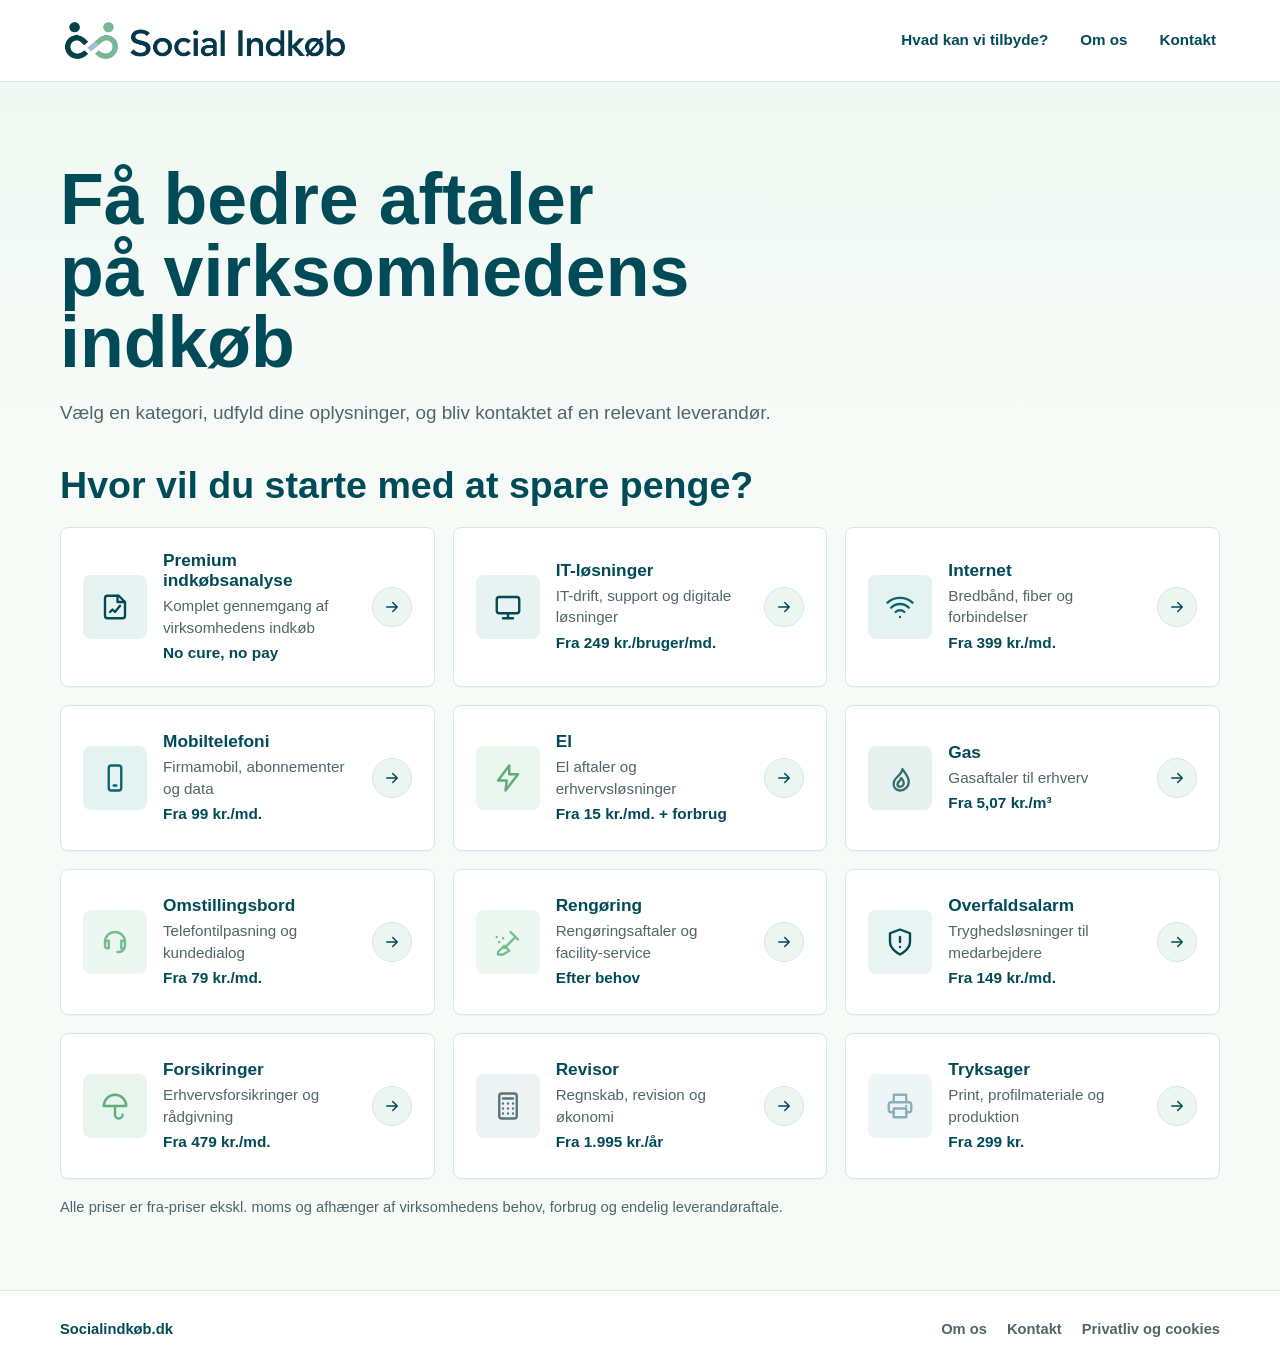
<file: index.html>
<!doctype html>
<html lang="da">
  <head>
    <meta charset="utf-8">
    <meta name="viewport" content="width=device-width, initial-scale=1">
    <title>Socialindkøb.dk</title>
    <meta
      name="description"
      content="Socialindkøb.dk forbinder sociale tilbud og aktører med relevante indkøbspartnere og fordelagtige aftaler."
    >
    <link rel="stylesheet" href="styles.css">
  </head>
  <body>
    <header class="site-header">
      <a class="brand" href="#top" aria-label="Socialindkøb.dk forside">
        <img
          src="assets/social-indkob-logo-clean.png"
          alt=""
          class="brand-logo"
          onerror="this.style.display = 'none';"
        >
      </a>
      <nav class="main-nav" aria-label="Hovednavigation">
        <a href="#tilbud">Hvad kan vi tilbyde?</a>
        <a href="om-os.html">Om os</a>
        <a href="kontakt.html">Kontakt</a>
      </nav>
    </header>

    <main id="top">
      <section class="hero" aria-labelledby="hero-title">
        <div class="hero-copy">
          <h1 id="hero-title">
            Få bedre aftaler
            <span>på virksomhedens indkøb</span>
          </h1>
          <p class="hero-subtitle">
            Vælg en kategori, udfyld dine oplysninger, og bliv kontaktet af en relevant
            leverandør.
          </p>
        </div>
      </section>

      <section class="category-section" id="tilbud" aria-labelledby="category-title">
        <div class="section-heading">
          <div>
            <h2 id="category-title">Hvor vil du starte med at spare penge?</h2>
          </div>
        </div>

        <div class="category-grid" id="categoryGrid"></div>
        <p class="price-note">
          Alle priser er fra-priser ekskl. moms og afhænger af virksomhedens behov,
          forbrug og endelig leverandøraftale.
        </p>
      </section>
    </main>

    <footer class="site-footer">
      <div class="footer-inner">
        <span class="footer-brand">Socialindkøb.dk</span>
        <nav class="footer-nav" aria-label="Footer navigation">
          <a href="om-os.html">Om os</a>
          <a href="kontakt.html">Kontakt</a>
          <a href="privatliv.html">Privatliv og cookies</a>
        </nav>
      </div>
    </footer>

    <dialog class="lead-dialog" id="leadDialog" aria-labelledby="dialogTitle">
      <form id="leadForm" method="dialog">
        <div class="dialog-top">
          <div>
            <p class="eyebrow">Forespørgsel</p>
            <h2 id="dialogTitle">Send kontaktoplysninger</h2>
          </div>
          <button class="icon-button" type="button" id="closeDialog" aria-label="Luk formular">
            <svg aria-hidden="true" viewBox="0 0 24 24">
              <path d="M18 6 6 18M6 6l12 12"></path>
            </svg>
          </button>
        </div>

        <input type="hidden" id="categoryInput" name="category">

        <label for="emailInput">
          Mail
          <input id="emailInput" name="email" type="email" autocomplete="email" required>
        </label>

        <label for="phoneInput">
          Telefon
          <input id="phoneInput" name="phone" type="tel" autocomplete="tel" required>
        </label>

        <label class="delivery-address-field" id="deliveryAddressField" for="deliveryAddressInput" hidden>
          Leveringsadresse(r)
          <textarea
            id="deliveryAddressInput"
            name="deliveryAddress"
            rows="4"
            placeholder="Skriv den eller de adresser, leveringen drejer sig om"
          ></textarea>
        </label>

        <label class="consent-field" for="privacyConsentInput">
          <input id="privacyConsentInput" name="privacyConsent" type="checkbox" required>
          <span>
            Jeg accepterer, at Socialindkøb.dk må sende mine oplysninger til den relevante
            indkøbspartner, så jeg kan blive kontaktet. Jeg har læst
            <a class="text-link" href="privatliv.html">privatlivs- og cookiepolitikken</a>.
          </span>
        </label>

        <p class="form-status" id="formStatus" role="status" aria-live="polite"></p>

        <div class="dialog-actions">
          <button class="secondary-button" type="button" id="cancelDialog">Annuller</button>
          <button class="primary-button" type="submit">Send forespørgsel</button>
        </div>
      </form>
    </dialog>

    <script src="script.js"></script>
  </body>
</html>
</file>
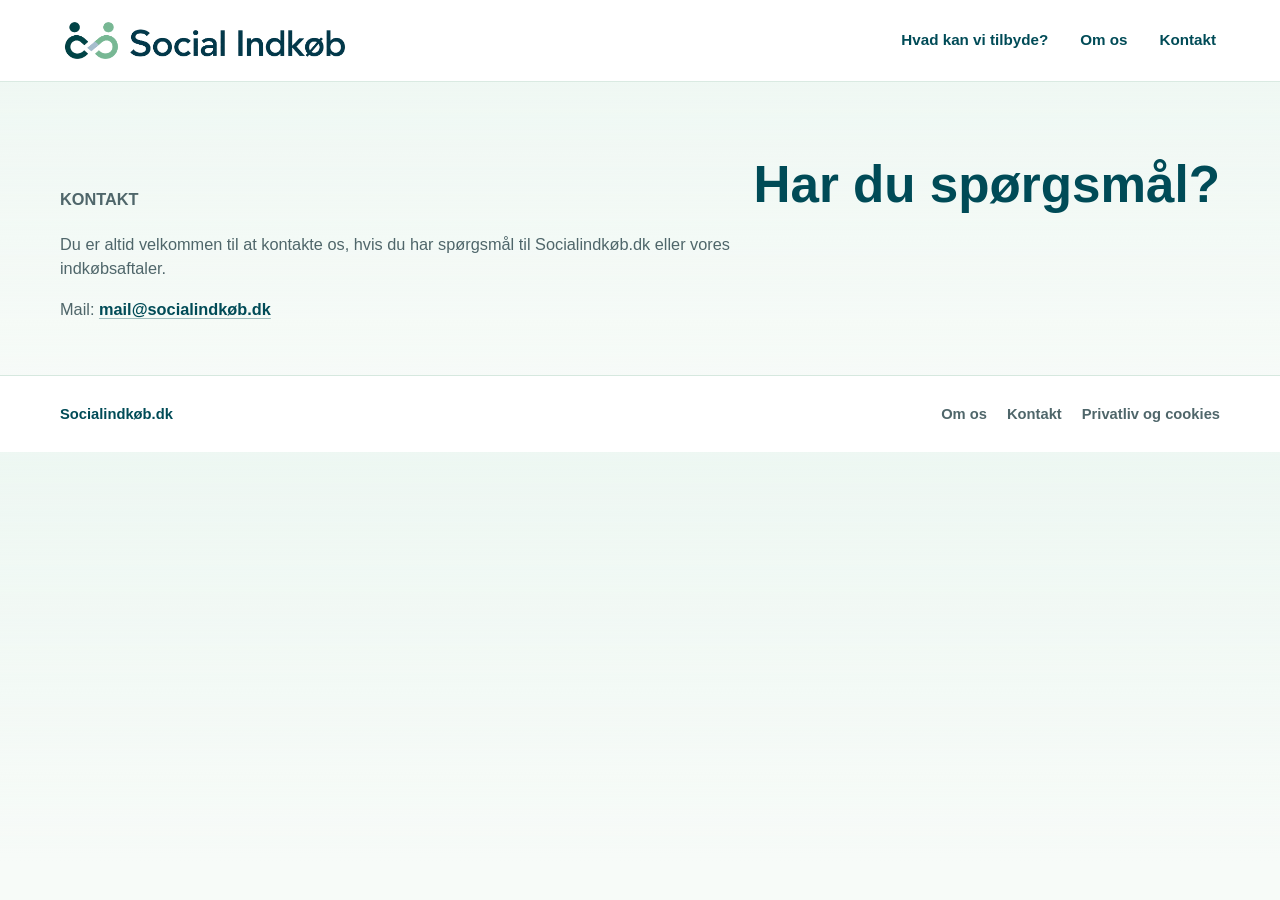
<file: kontakt.html>
<!doctype html>
<html lang="da">
  <head>
    <meta charset="utf-8">
    <meta name="viewport" content="width=device-width, initial-scale=1">
    <title>Kontakt | Socialindkøb.dk</title>
    <meta
      name="description"
      content="Kontakt Socialindkøb.dk om indkøbsaftaler og spørgsmål."
    >
    <link rel="stylesheet" href="styles.css">
  </head>
  <body>
    <header class="site-header">
      <a class="brand" href="index.html" aria-label="Socialindkøb.dk forside">
        <img
          src="assets/social-indkob-logo-clean.png"
          alt=""
          class="brand-logo"
          onerror="this.style.display = 'none';"
        >
      </a>
      <nav class="main-nav" aria-label="Hovednavigation">
        <a href="index.html#tilbud">Hvad kan vi tilbyde?</a>
        <a href="om-os.html">Om os</a>
        <a href="kontakt.html">Kontakt</a>
      </nav>
    </header>

    <main class="legal-main">
      <section class="content-section contact-section" aria-labelledby="contact-title">
        <div class="section-heading">
          <p class="eyebrow">Kontakt</p>
          <h1 id="contact-title">Har du spørgsmål?</h1>
        </div>
        <p>
          Du er altid velkommen til at kontakte os, hvis du har spørgsmål til
          Socialindkøb.dk eller vores indkøbsaftaler.
        </p>
        <p>
          Mail:
          <a class="text-link" href="mailto:mail@socialindkøb.dk">mail@socialindkøb.dk</a>
        </p>
      </section>
    </main>

    <footer class="site-footer">
      <div class="footer-inner">
        <span class="footer-brand">Socialindkøb.dk</span>
        <nav class="footer-nav" aria-label="Footer navigation">
          <a href="om-os.html">Om os</a>
          <a href="kontakt.html">Kontakt</a>
          <a href="privatliv.html">Privatliv og cookies</a>
        </nav>
      </div>
    </footer>
  </body>
</html>
</file>
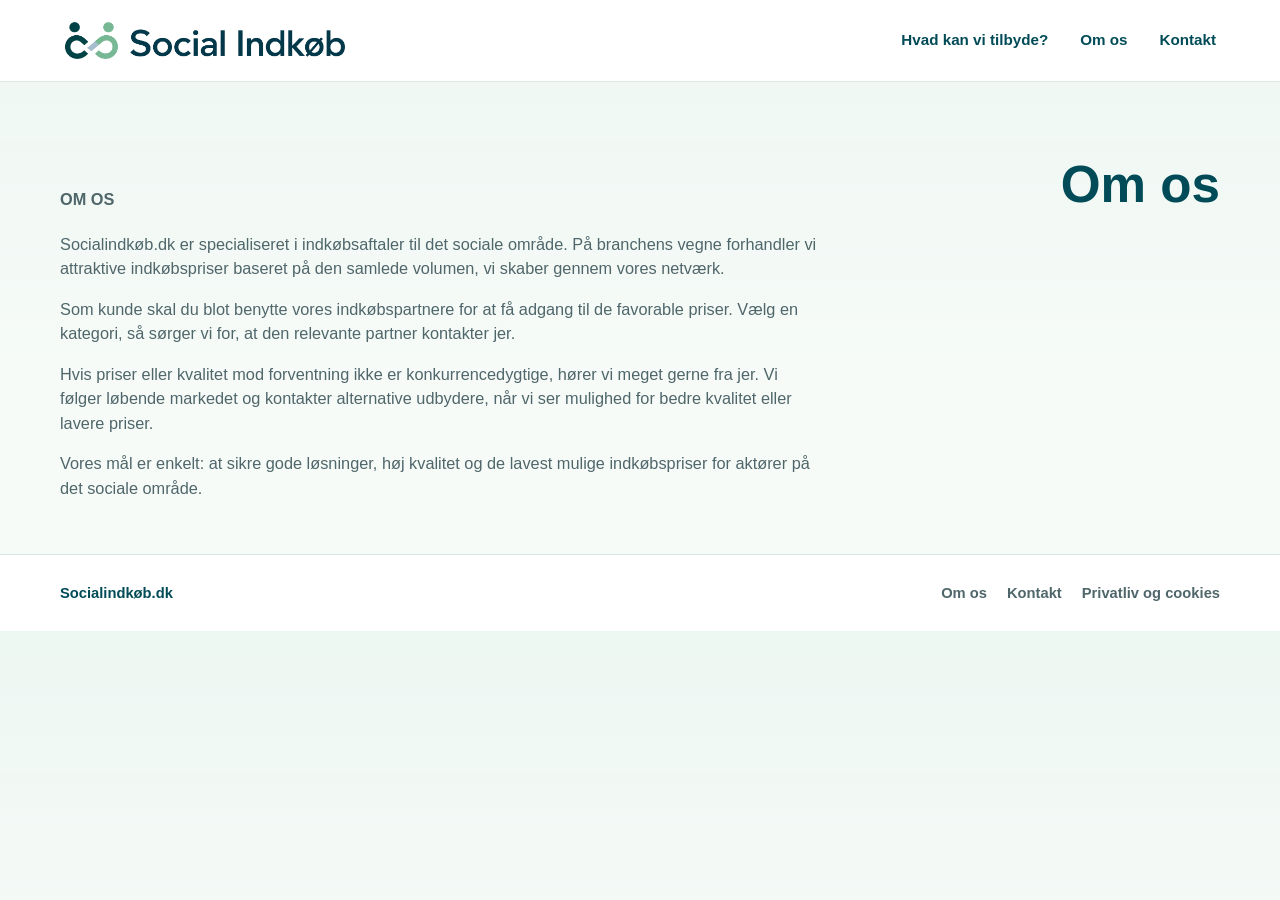
<file: om-os.html>
<!doctype html>
<html lang="da">
  <head>
    <meta charset="utf-8">
    <meta name="viewport" content="width=device-width, initial-scale=1">
    <title>Om os | Socialindkøb.dk</title>
    <meta
      name="description"
      content="Læs om Socialindkøb.dk og vores arbejde med indkøbsaftaler til det sociale område."
    >
    <link rel="stylesheet" href="styles.css">
  </head>
  <body>
    <header class="site-header">
      <a class="brand" href="index.html" aria-label="Socialindkøb.dk forside">
        <img
          src="assets/social-indkob-logo-clean.png"
          alt=""
          class="brand-logo"
          onerror="this.style.display = 'none';"
        >
      </a>
      <nav class="main-nav" aria-label="Hovednavigation">
        <a href="index.html#tilbud">Hvad kan vi tilbyde?</a>
        <a href="om-os.html">Om os</a>
        <a href="kontakt.html">Kontakt</a>
      </nav>
    </header>

    <main class="legal-main">
      <section class="content-section" aria-labelledby="about-title">
        <div class="section-heading">
          <p class="eyebrow">Om os</p>
          <h1 id="about-title">Om os</h1>
        </div>
        <p>
          Socialindkøb.dk er specialiseret i indkøbsaftaler til det sociale område.
          På branchens vegne forhandler vi attraktive indkøbspriser baseret på den samlede
          volumen, vi skaber gennem vores netværk.
        </p>
        <p>
          Som kunde skal du blot benytte vores indkøbspartnere for at få adgang til de
          favorable priser. Vælg en kategori, så sørger vi for, at den relevante partner
          kontakter jer.
        </p>
        <p>
          Hvis priser eller kvalitet mod forventning ikke er konkurrencedygtige, hører vi
          meget gerne fra jer. Vi følger løbende markedet og kontakter alternative udbydere,
          når vi ser mulighed for bedre kvalitet eller lavere priser.
        </p>
        <p>
          Vores mål er enkelt: at sikre gode løsninger, høj kvalitet og de lavest mulige
          indkøbspriser for aktører på det sociale område.
        </p>
      </section>
    </main>

    <footer class="site-footer">
      <div class="footer-inner">
        <span class="footer-brand">Socialindkøb.dk</span>
        <nav class="footer-nav" aria-label="Footer navigation">
          <a href="om-os.html">Om os</a>
          <a href="kontakt.html">Kontakt</a>
          <a href="privatliv.html">Privatliv og cookies</a>
        </nav>
      </div>
    </footer>
  </body>
</html>
</file>
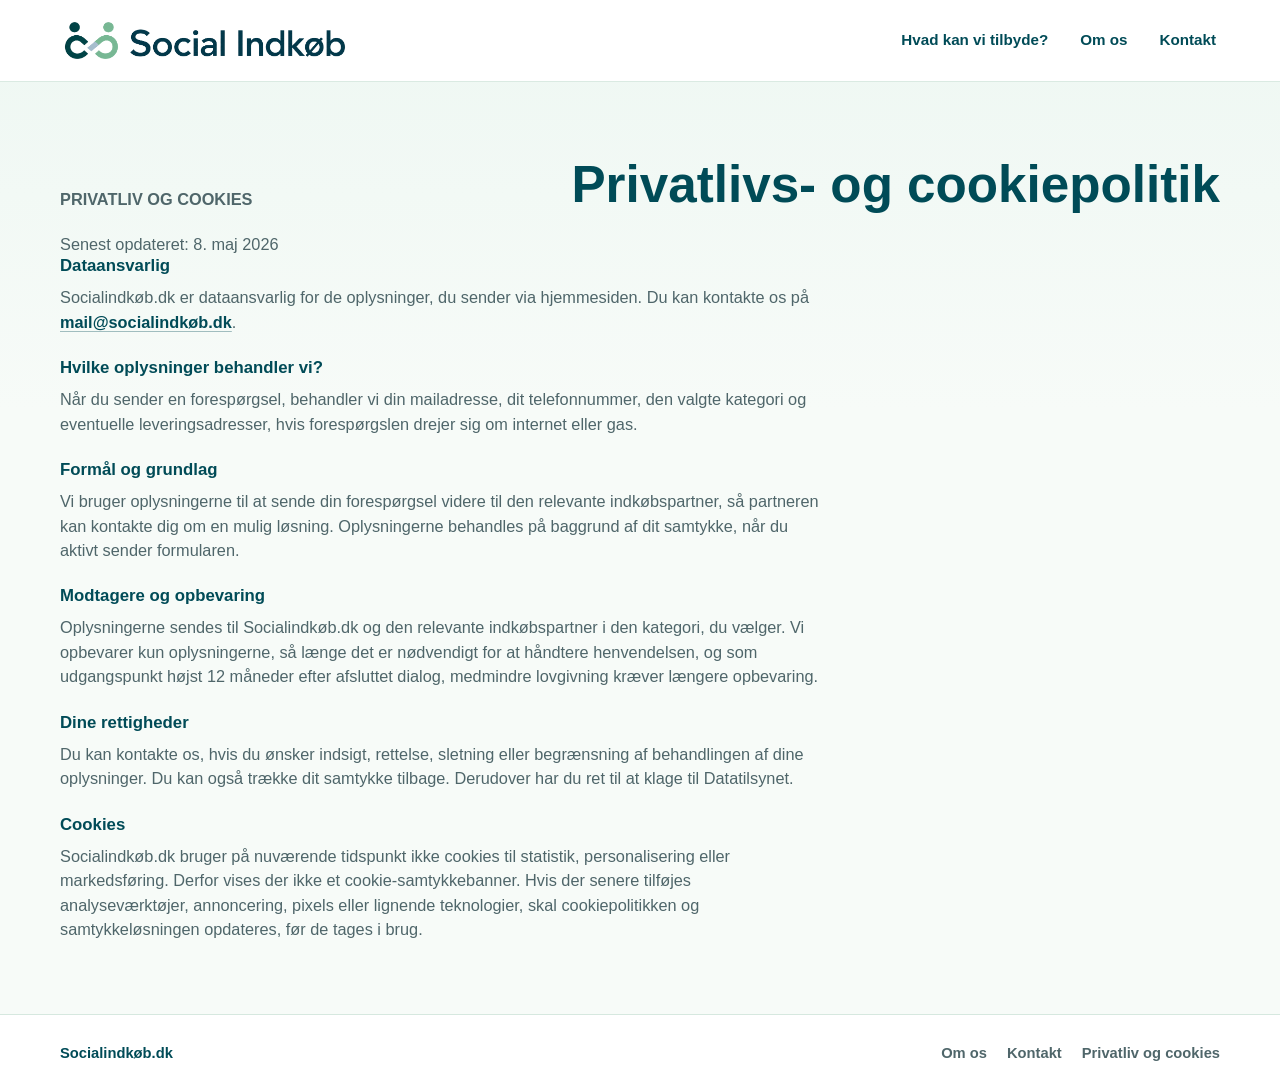
<file: privatliv.html>
<!doctype html>
<html lang="da">
  <head>
    <meta charset="utf-8">
    <meta name="viewport" content="width=device-width, initial-scale=1">
    <title>Privatliv og cookies | Socialindkøb.dk</title>
    <meta
      name="description"
      content="Privatlivs- og cookiepolitik for Socialindkøb.dk."
    >
    <link rel="stylesheet" href="styles.css">
  </head>
  <body>
    <header class="site-header">
      <a class="brand" href="index.html" aria-label="Socialindkøb.dk forside">
        <img
          src="assets/social-indkob-logo-clean.png"
          alt=""
          class="brand-logo"
          onerror="this.style.display = 'none';"
        >
      </a>
      <nav class="main-nav" aria-label="Hovednavigation">
        <a href="index.html#tilbud">Hvad kan vi tilbyde?</a>
        <a href="om-os.html">Om os</a>
        <a href="kontakt.html">Kontakt</a>
      </nav>
    </header>

    <main class="legal-main">
      <section class="content-section policy-section" aria-labelledby="privacy-title">
        <div class="section-heading">
          <p class="eyebrow">Privatliv og cookies</p>
          <h1 id="privacy-title">Privatlivs- og cookiepolitik</h1>
        </div>
        <p class="policy-updated">Senest opdateret: 8. maj 2026</p>

        <div class="policy-block">
          <h2>Dataansvarlig</h2>
          <p>
            Socialindkøb.dk er dataansvarlig for de oplysninger, du sender via hjemmesiden.
            Du kan kontakte os på
            <a class="text-link" href="mailto:mail@socialindkøb.dk">mail@socialindkøb.dk</a>.
          </p>
        </div>

        <div class="policy-block">
          <h2>Hvilke oplysninger behandler vi?</h2>
          <p>
            Når du sender en forespørgsel, behandler vi din mailadresse, dit telefonnummer,
            den valgte kategori og eventuelle leveringsadresser, hvis forespørgslen drejer
            sig om internet eller gas.
          </p>
        </div>

        <div class="policy-block">
          <h2>Formål og grundlag</h2>
          <p>
            Vi bruger oplysningerne til at sende din forespørgsel videre til den relevante
            indkøbspartner, så partneren kan kontakte dig om en mulig løsning. Oplysningerne
            behandles på baggrund af dit samtykke, når du aktivt sender formularen.
          </p>
        </div>

        <div class="policy-block">
          <h2>Modtagere og opbevaring</h2>
          <p>
            Oplysningerne sendes til Socialindkøb.dk og den relevante indkøbspartner i den
            kategori, du vælger. Vi opbevarer kun oplysningerne, så længe det er nødvendigt
            for at håndtere henvendelsen, og som udgangspunkt højst 12 måneder efter afsluttet
            dialog, medmindre lovgivning kræver længere opbevaring.
          </p>
        </div>

        <div class="policy-block">
          <h2>Dine rettigheder</h2>
          <p>
            Du kan kontakte os, hvis du ønsker indsigt, rettelse, sletning eller begrænsning
            af behandlingen af dine oplysninger. Du kan også trække dit samtykke tilbage.
            Derudover har du ret til at klage til Datatilsynet.
          </p>
        </div>

        <div class="policy-block">
          <h2>Cookies</h2>
          <p>
            Socialindkøb.dk bruger på nuværende tidspunkt ikke cookies til statistik,
            personalisering eller markedsføring. Derfor vises der ikke et cookie-samtykkebanner.
            Hvis der senere tilføjes analyseværktøjer, annoncering, pixels eller lignende
            teknologier, skal cookiepolitikken og samtykkeløsningen opdateres, før de tages i brug.
          </p>
        </div>
      </section>
    </main>

    <footer class="site-footer">
      <div class="footer-inner">
        <span class="footer-brand">Socialindkøb.dk</span>
        <nav class="footer-nav" aria-label="Footer navigation">
          <a href="om-os.html">Om os</a>
          <a href="kontakt.html">Kontakt</a>
          <a href="privatliv.html">Privatliv og cookies</a>
        </nav>
      </div>
    </footer>
  </body>
</html>
</file>
<file: styles.css>
:root {
  --bg: #f7fbf8;
  --surface: #ffffff;
  --surface-tint: #edf7f2;
  --ink: #053f4c;
  --text: #183a40;
  --muted: #4f666a;
  --label: #236e5e;
  --line: #d6e8df;
  --mint: #75bd8c;
  --mint-strong: #4eaa70;
  --petrol: #004b57;
  --petrol-dark: #003944;
  --focus: rgba(0, 75, 87, 0.24);
  --shadow: 0 18px 44px rgba(0, 75, 87, 0.12);
  --shadow-soft: 0 10px 28px rgba(0, 75, 87, 0.08);
  --container: 1160px;
  --page-x: 36px;
}

* {
  box-sizing: border-box;
}

html {
  scroll-behavior: smooth;
}

html,
body {
  overflow-x: hidden;
}

body {
  margin: 0;
  min-width: 320px;
  background:
    linear-gradient(180deg, rgba(237, 247, 242, 0.95) 0, rgba(247, 251, 248, 0) 410px),
    var(--bg);
  color: var(--text);
  font-family: Arial, Helvetica, sans-serif;
  line-height: 1.5;
}

a {
  color: inherit;
  text-decoration: none;
}

button,
input,
textarea {
  font: inherit;
}

button {
  border: 0;
}

:focus-visible {
  outline: 3px solid var(--focus);
  outline-offset: 3px;
}

.visually-hidden {
  position: absolute;
  width: 1px;
  height: 1px;
  padding: 0;
  margin: -1px;
  overflow: hidden;
  clip: rect(0, 0, 0, 0);
  white-space: nowrap;
  border: 0;
}

.text-link {
  color: var(--petrol);
  font-weight: 800;
  text-decoration: underline;
  text-decoration-color: rgba(0, 75, 87, 0.35);
  text-underline-offset: 3px;
}

.site-header {
  position: sticky;
  top: 0;
  z-index: 10;
  display: flex;
  align-items: center;
  justify-content: space-between;
  gap: 28px;
  min-height: 82px;
  padding: 12px clamp(18px, 5vw, 64px);
  border-bottom: 1px solid rgba(214, 232, 223, 0.9);
  background: rgba(255, 255, 255, 0.96);
  backdrop-filter: blur(18px);
}

.brand {
  display: inline-flex;
  align-items: center;
  flex: 0 0 auto;
  max-width: min(320px, 56vw);
  min-height: 42px;
}

.brand-logo {
  display: block;
  width: clamp(218px, 22vw, 320px);
  height: auto;
}

.main-nav {
  display: flex;
  align-items: center;
  justify-content: flex-end;
  gap: clamp(14px, 3vw, 32px);
  color: var(--petrol);
  font-size: 0.95rem;
  font-weight: 800;
}

.main-nav a {
  position: relative;
  min-height: 32px;
  display: inline-flex;
  align-items: center;
  white-space: nowrap;
}

.main-nav a::after {
  position: absolute;
  right: 0;
  bottom: -3px;
  left: 0;
  height: 2px;
  background: var(--mint-strong);
  content: "";
  opacity: 0;
  transform: translateY(4px);
  transition: opacity 160ms ease, transform 160ms ease;
}

.main-nav a:hover::after,
.main-nav a:focus-visible::after {
  opacity: 1;
  transform: translateY(0);
}

main {
  overflow: hidden;
}

.hero,
.category-section,
.content-section {
  width: min(calc(var(--container) + var(--page-x)), 100%);
  margin: 0 auto;
  padding-right: calc(var(--page-x) / 2);
  padding-left: calc(var(--page-x) / 2);
}

.hero {
  padding-top: clamp(46px, 7vw, 82px);
  padding-bottom: 20px;
}

.hero-copy {
  max-width: 880px;
}

.eyebrow {
  margin: 0 0 10px;
  color: var(--label);
  font-size: 0.78rem;
  font-weight: 900;
  letter-spacing: 0;
  text-transform: uppercase;
}

h1,
h2,
h3,
p {
  overflow-wrap: anywhere;
}

h1 {
  max-width: 900px;
  margin: 0;
  color: var(--petrol);
  font-size: clamp(2.45rem, 5.6vw, 5rem);
  line-height: 1;
  letter-spacing: 0;
  overflow-wrap: anywhere;
}

h1 span {
  display: block;
}

.hero-subtitle {
  max-width: 720px;
  margin: 20px 0 0;
  color: var(--muted);
  font-size: clamp(1rem, 1.8vw, 1.18rem);
}

.primary-button {
  display: inline-flex;
  align-items: center;
  justify-content: center;
  min-height: 48px;
  border-radius: 8px;
  background: var(--petrol);
  color: #fff;
  cursor: pointer;
  font-weight: 900;
  transition: background 160ms ease, box-shadow 160ms ease, transform 160ms ease;
}

.primary-button:hover,
.primary-button:focus-visible {
  background: var(--petrol-dark);
  box-shadow: 0 14px 30px rgba(0, 75, 87, 0.22);
  transform: translateY(-1px);
}

.section-heading {
  display: flex;
  align-items: end;
  justify-content: space-between;
  gap: 24px;
  margin-bottom: 20px;
}

.section-heading h2 {
  margin: 0;
  color: var(--petrol);
  font-size: clamp(1.55rem, 3vw, 2.35rem);
  line-height: 1.1;
  letter-spacing: 0;
}

.legal-main h1 {
  max-width: 840px;
  font-size: clamp(2rem, 4vw, 3.2rem);
  line-height: 1.05;
}

.section-subtitle {
  max-width: 620px;
  margin: 10px 0 0;
  color: var(--muted);
  font-size: 1.02rem;
}

.category-section {
  padding-top: 18px;
  padding-bottom: 72px;
  scroll-margin-top: 104px;
}

.category-grid {
  display: grid;
  grid-template-columns: repeat(3, minmax(0, 1fr));
  gap: 18px;
  min-width: 0;
}

.category-card {
  position: relative;
  display: grid;
  grid-template-columns: 64px minmax(0, 1fr) 44px;
  gap: 16px;
  align-items: center;
  width: 100%;
  min-width: 0;
  min-height: 146px;
  padding: 22px;
  border: 1px solid var(--line);
  border-radius: 8px;
  background: var(--surface);
  color: var(--text);
  text-align: left;
  cursor: pointer;
  box-shadow: 0 1px 0 rgba(0, 75, 87, 0.04);
  transition: border-color 160ms ease, box-shadow 160ms ease, transform 160ms ease;
}

.category-card:hover,
.category-card:focus-visible {
  border-color: var(--mint-strong);
  box-shadow: var(--shadow);
  outline: none;
  transform: translateY(-3px);
}

.category-card:focus-visible {
  outline: 3px solid var(--focus);
  outline-offset: 3px;
}

.category-icon {
  display: grid;
  width: 64px;
  height: 64px;
  place-items: center;
  border-radius: 8px;
  background: var(--icon-bg);
  color: var(--icon-color);
}

.category-icon svg {
  width: 30px;
  height: 30px;
  fill: none;
  stroke: currentColor;
  stroke-linecap: round;
  stroke-linejoin: round;
  stroke-width: 1.9;
}

.category-text {
  display: grid;
  gap: 4px;
  min-width: 0;
}

.category-card h3 {
  margin: 0;
  color: var(--petrol);
  font-size: 1.08rem;
  line-height: 1.2;
  letter-spacing: 0;
}

.category-card p {
  margin: 0;
  color: var(--muted);
  font-size: 0.95rem;
  line-height: 1.42;
}

.category-card .category-price {
  color: var(--petrol);
  font-size: 0.96rem;
  font-weight: 800;
}

.price-note {
  max-width: 840px;
  margin: 18px 0 0;
  color: var(--muted);
  font-size: 0.92rem;
  line-height: 1.45;
}

.arrow-icon {
  display: grid;
  width: 40px;
  height: 40px;
  justify-self: end;
  place-items: center;
  border: 1px solid var(--line);
  border-radius: 50%;
  background: var(--surface-tint);
  color: var(--petrol);
  transition: background 160ms ease, border-color 160ms ease, transform 160ms ease;
}

.category-card:hover .arrow-icon,
.category-card:focus-visible .arrow-icon {
  border-color: var(--petrol);
  background: var(--petrol);
  color: #fff;
  transform: translateX(2px);
}

.arrow-icon svg {
  width: 18px;
  height: 18px;
  fill: none;
  stroke: currentColor;
  stroke-linecap: round;
  stroke-linejoin: round;
  stroke-width: 2;
}

.content-section {
  padding-top: 54px;
  padding-bottom: 54px;
  border-top: 1px solid var(--line);
}

.legal-main .content-section {
  border-top: 0;
  padding-top: clamp(42px, 7vw, 76px);
}

.content-section p {
  max-width: 760px;
  margin: 0;
  color: var(--muted);
  font-size: 1.02rem;
}

.content-section p + p {
  margin-top: 16px;
}

.contact-section {
  padding-bottom: 54px;
}

.policy-section {
  padding-bottom: 72px;
}

.policy-block {
  max-width: 820px;
}

.policy-updated {
  margin-bottom: 24px;
  font-size: 0.92rem;
}

.policy-block + .policy-block {
  margin-top: 24px;
}

.policy-block h2,
.policy-block h3 {
  margin: 0 0 8px;
  color: var(--petrol);
  font-size: 1.05rem;
  line-height: 1.25;
  letter-spacing: 0;
}

.site-footer {
  border-top: 1px solid var(--line);
  background: #fff;
}

.footer-inner {
  display: flex;
  align-items: center;
  justify-content: space-between;
  gap: 18px;
  width: min(calc(var(--container) + var(--page-x)), 100%);
  min-height: 76px;
  margin: 0 auto;
  padding-right: calc(var(--page-x) / 2);
  padding-left: calc(var(--page-x) / 2);
  color: var(--muted);
  font-size: 0.92rem;
}

.footer-brand {
  color: var(--petrol);
  font-weight: 900;
}

.footer-nav {
  display: flex;
  align-items: center;
  flex-wrap: wrap;
  justify-content: flex-end;
  gap: 14px 20px;
}

.footer-nav a {
  min-height: 30px;
  display: inline-flex;
  align-items: center;
  font-weight: 800;
}

.lead-dialog {
  width: min(520px, calc(100% - 32px));
  padding: 0;
  border: 0;
  border-radius: 8px;
  background: var(--surface);
  color: var(--text);
  box-shadow: 0 28px 80px rgba(0, 75, 87, 0.28);
}

.lead-dialog::backdrop {
  background: rgba(0, 57, 68, 0.52);
  backdrop-filter: blur(3px);
}

.lead-dialog form {
  padding: 24px;
}

.dialog-top {
  display: flex;
  align-items: start;
  justify-content: space-between;
  gap: 20px;
  margin-bottom: 22px;
}

.dialog-top h2 {
  margin: 0;
  color: var(--petrol);
  font-size: 1.45rem;
  line-height: 1.16;
  letter-spacing: 0;
}

.icon-button {
  display: grid;
  width: 42px;
  height: 42px;
  flex: 0 0 auto;
  place-items: center;
  border: 1px solid var(--line);
  border-radius: 50%;
  background: #fff;
  color: var(--petrol);
  cursor: pointer;
}

.icon-button:hover,
.icon-button:focus-visible {
  border-color: var(--petrol);
}

.icon-button svg {
  width: 22px;
  height: 22px;
  fill: none;
  stroke: currentColor;
  stroke-linecap: round;
  stroke-linejoin: round;
  stroke-width: 2;
}

label {
  display: grid;
  gap: 8px;
  margin: 0 0 16px;
  color: var(--text);
  font-size: 0.92rem;
  font-weight: 800;
}

.consent-field {
  grid-template-columns: 20px minmax(0, 1fr);
  align-items: start;
  gap: 10px;
  color: var(--muted);
  font-size: 0.9rem;
  font-weight: 600;
  line-height: 1.4;
}

input,
textarea {
  width: 100%;
  border: 1px solid #c8ddd4;
  border-radius: 8px;
  background: #fbfdfc;
  color: var(--text);
}

input {
  min-height: 48px;
  padding: 12px 14px;
}

input[type="checkbox"] {
  width: 18px;
  min-height: 18px;
  margin: 2px 0 0;
  accent-color: var(--petrol);
}

textarea {
  min-height: 112px;
  padding: 12px 14px;
  resize: vertical;
}

input:focus,
textarea:focus {
  border-color: var(--petrol);
  outline: 3px solid var(--focus);
}

.delivery-address-field[hidden] {
  display: none;
}

.form-status {
  min-height: 22px;
  margin: 2px 0 16px;
  color: var(--petrol);
  font-size: 0.92rem;
  font-weight: 800;
}

.dialog-actions {
  display: flex;
  justify-content: flex-end;
  gap: 10px;
}

.primary-button,
.secondary-button {
  min-height: 46px;
  padding: 0 18px;
  border-radius: 8px;
  cursor: pointer;
  font-weight: 900;
}

.secondary-button {
  border: 1px solid var(--line);
  background: #fff;
  color: var(--text);
}

.secondary-button:hover,
.secondary-button:focus-visible {
  border-color: var(--petrol);
}

@media (max-width: 900px) {
  :root {
    --page-x: 28px;
  }

  .site-header {
    align-items: flex-start;
    flex-direction: column;
    gap: 10px;
    min-height: 0;
  }

  .main-nav {
    width: 100%;
    justify-content: flex-start;
    overflow-x: auto;
    padding-bottom: 4px;
  }

  .category-grid {
    grid-template-columns: repeat(2, minmax(0, 1fr));
  }
}

@media (max-width: 620px) {
  :root {
    --page-x: 28px;
  }

  .hero,
  .category-section,
  .content-section,
  .footer-inner {
    padding-right: 14px;
    padding-left: 14px;
  }

  .brand {
    max-width: 100%;
  }

  .brand-logo {
    width: min(235px, 72vw);
  }

  .hero {
    padding-top: 34px;
  }

  .hero-copy,
  .section-heading,
  .category-grid {
    width: calc(100vw - 28px);
    max-width: calc(100vw - 28px);
  }

  .hero-subtitle {
    max-width: calc(100vw - 28px);
  }

  h1 {
    font-size: clamp(1.95rem, 10vw, 2.5rem);
    line-height: 1.04;
  }

  .category-grid {
    grid-template-columns: 1fr;
  }

  .section-heading {
    text-align: left;
  }

  .section-heading h2 {
    font-size: clamp(1.55rem, 7.8vw, 2rem);
  }

  .category-card {
    grid-template-columns: 44px minmax(0, 1fr) 34px;
    gap: 12px;
    width: 100%;
    max-width: 100%;
    min-height: 132px;
    padding: 14px;
  }

  .category-icon {
    width: 44px;
    height: 44px;
  }

  .category-icon svg {
    width: 25px;
    height: 25px;
  }

  .category-card h3 {
    font-size: 1rem;
  }

  .category-card p {
    font-size: 0.88rem;
  }

  .category-card .category-price,
  .price-note {
    font-size: 0.86rem;
  }

  .arrow-icon {
    width: 34px;
    height: 34px;
  }

  .dialog-actions {
    flex-direction: column-reverse;
  }

  .primary-button,
  .secondary-button {
    width: 100%;
  }

  .footer-inner {
    align-items: flex-start;
    flex-direction: column;
    justify-content: center;
    padding-top: 18px;
    padding-bottom: 18px;
  }

  .footer-nav {
    justify-content: flex-start;
  }
}
</file>
